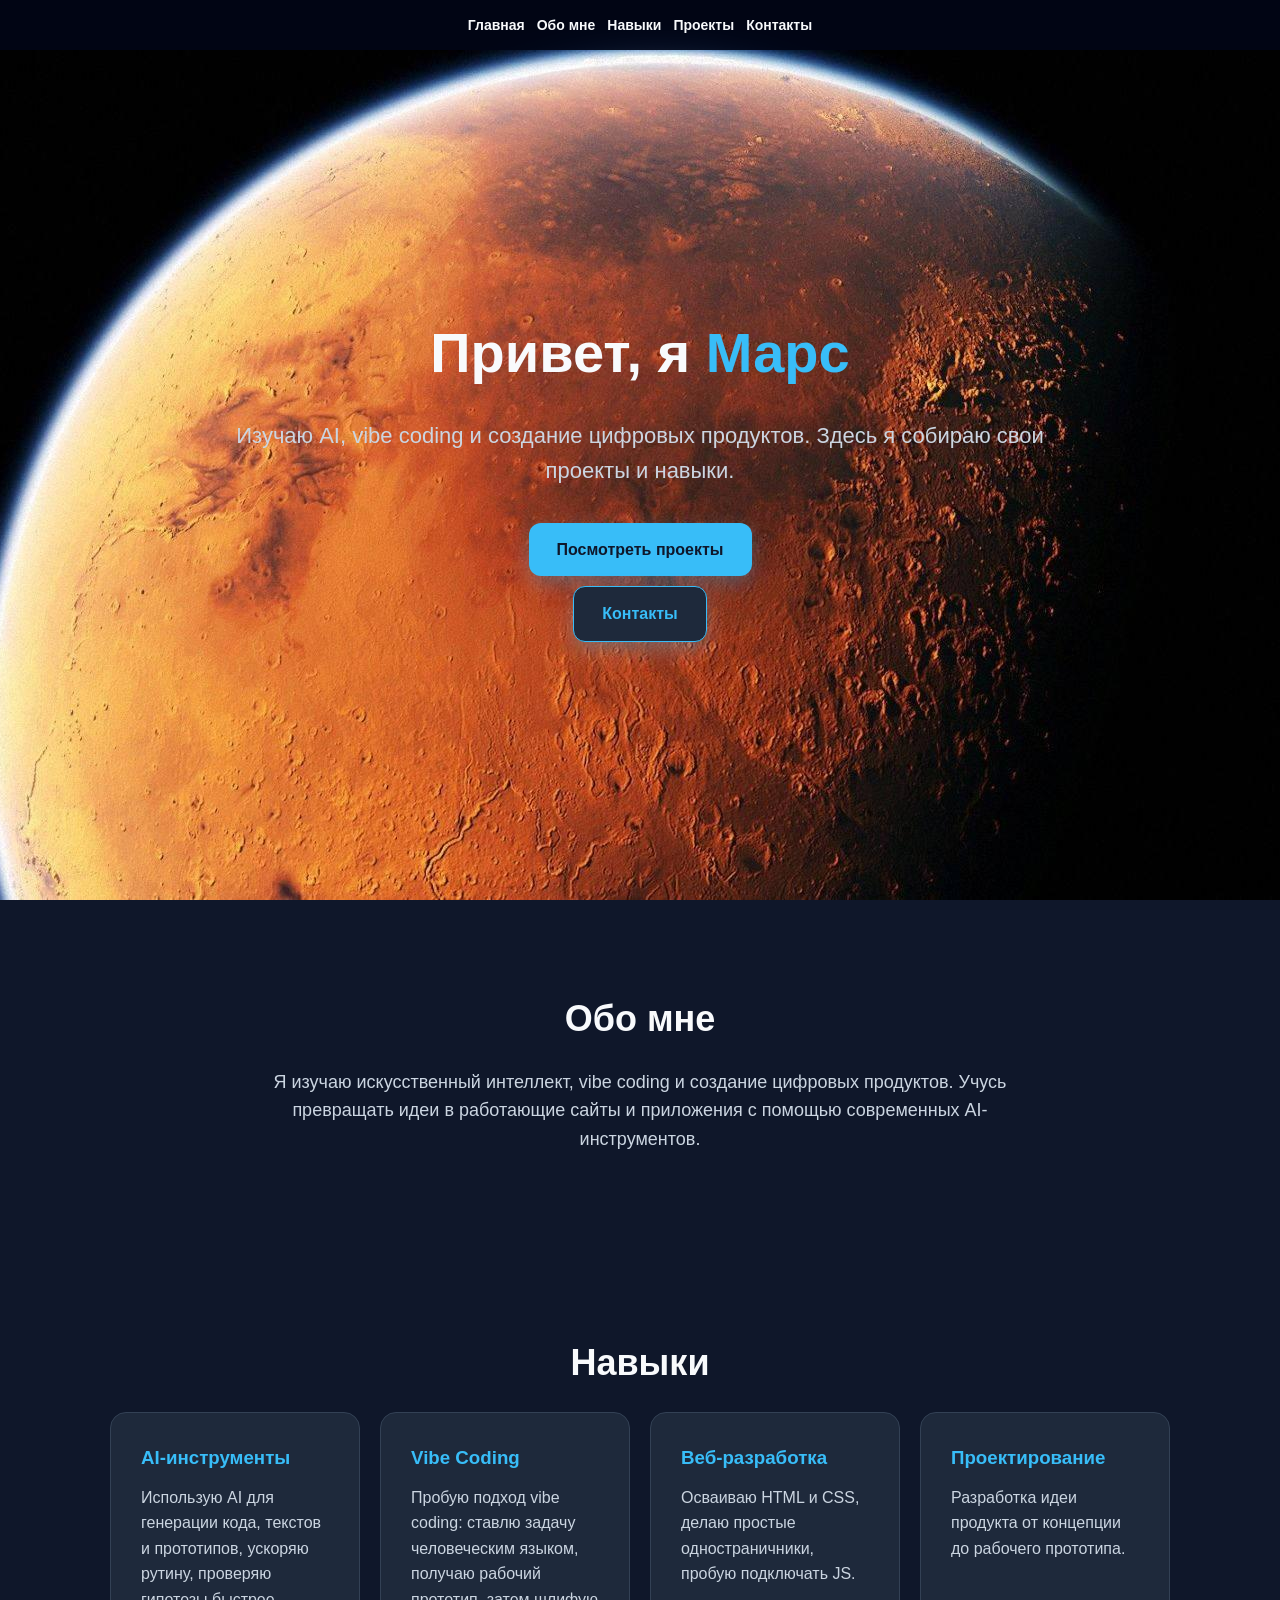
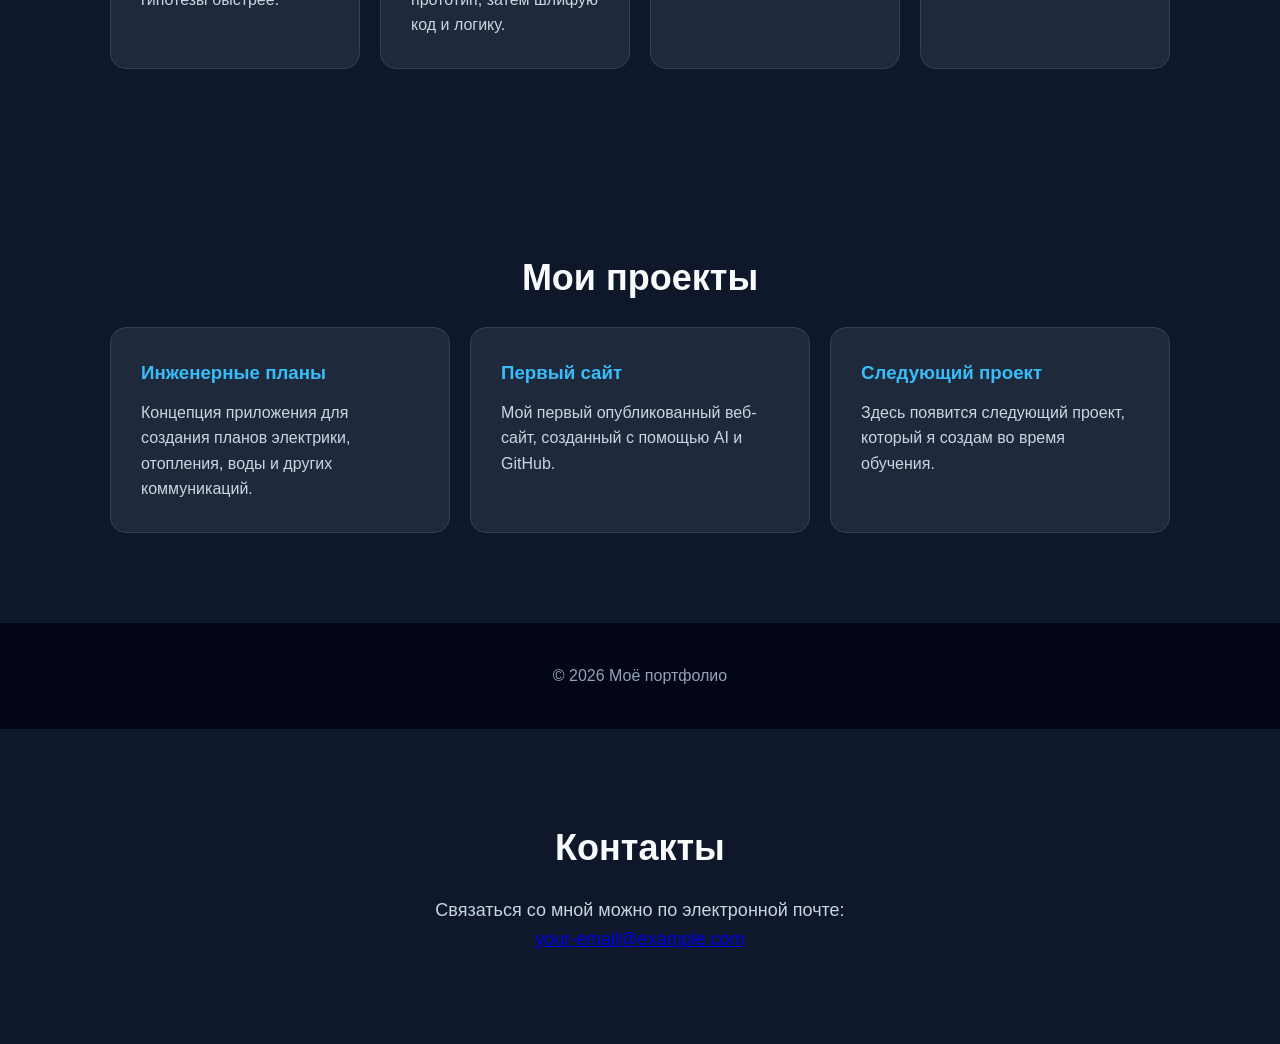
<file: index.html>
<!DOCTYPE html>
<html lang="ru">
<head>
  <meta charset="UTF-8">
  <meta name="viewport" content="width=device-width, initial-scale=1.0">
  <title>Моё портфолио</title>
  <link rel="stylesheet" href="style.css">
</head>

<body>
<nav>
  <a href="#home">Главная</a>
  <a href="#about">Обо мне</a>
  <a href="#skills">Навыки</a>
  <a href="#projects">Проекты</a>
  <a href="#contacts">Контакты</a>
</nav>
 <header id="home">
    <div class="hero">
      <h1>Привет, я <span>Марс</span></h1>

      <p>
        Изучаю AI, vibe coding и создание цифровых продуктов.
        Здесь я собираю свои проекты и навыки.
      </p>

      <a href="#projects" class="button">Посмотреть проекты</a>
      <a href="#contacts" class="button contacts-button">Контакты</a>
    </div>
  </header>
<section id="about">
  <h2>Обо мне</h2>
  <div class="about">
    <p>
      Я изучаю искусственный интеллект, vibe coding и создание
      цифровых продуктов. Учусь превращать идеи в работающие
      сайты и приложения с помощью современных AI-инструментов.
    </p>
  </div>
</section>
  
     

 <section id="skills">
    <h2>Навыки</h2>

    <div class="skills">
      <div class="card">
        <h3>AI-инструменты</h3>
        <p>Использую AI для генерации кода, текстов и прототипов, ускоряю рутину, проверяю гипотезы быстрее.</p>
      </div>

      <div class="card">
        <h3>Vibe Coding</h3>
        <p>Пробую подход vibe coding: ставлю задачу человеческим языком, получаю рабочий прототип, затем шлифую код и логику.</p>
      </div>

      <div class="card">
        <h3>Веб-разработка</h3>
        <p>Осваиваю HTML и CSS, делаю простые одностраничники, пробую подключать JS.</p>
      </div>

      <div class="card">
        <h3>Проектирование</h3>
        <p>Разработка идеи продукта от концепции до рабочего прототипа.</p>
      </div>
    </div>
  </section>

  <section id="projects">
    <h2>Мои проекты</h2>

    <div class="projects">

      <div class="card">
        <h3>Инженерные планы</h3>
        <p>
          Концепция приложения для создания планов
          электрики, отопления, воды и других коммуникаций.
        </p>
      </div>

      <div class="card">
        <h3>Первый сайт</h3>
        <p>
          Мой первый опубликованный веб-сайт,
          созданный с помощью AI и GitHub.
        </p>
      </div>

      <div class="card">
        <h3>Следующий проект</h3>
        <p>
          Здесь появится следующий проект,
          который я создам во время обучения.
        </p>
      </div>

    </div>
  </section>

  <footer>
    © 2026 Моё портфолио
  </footer> 
  <section id="contacts">
  <h2>Контакты</h2>
  <div class="about">
    <p>Связаться со мной можно по электронной почте:</p>
    <p>
      <a href="mailto:your-email@example.com">
        your-email@example.com
      </a>
    </p>
  </div>
</section>
<script src="script.js"></script>
</body>
</html>
</file>
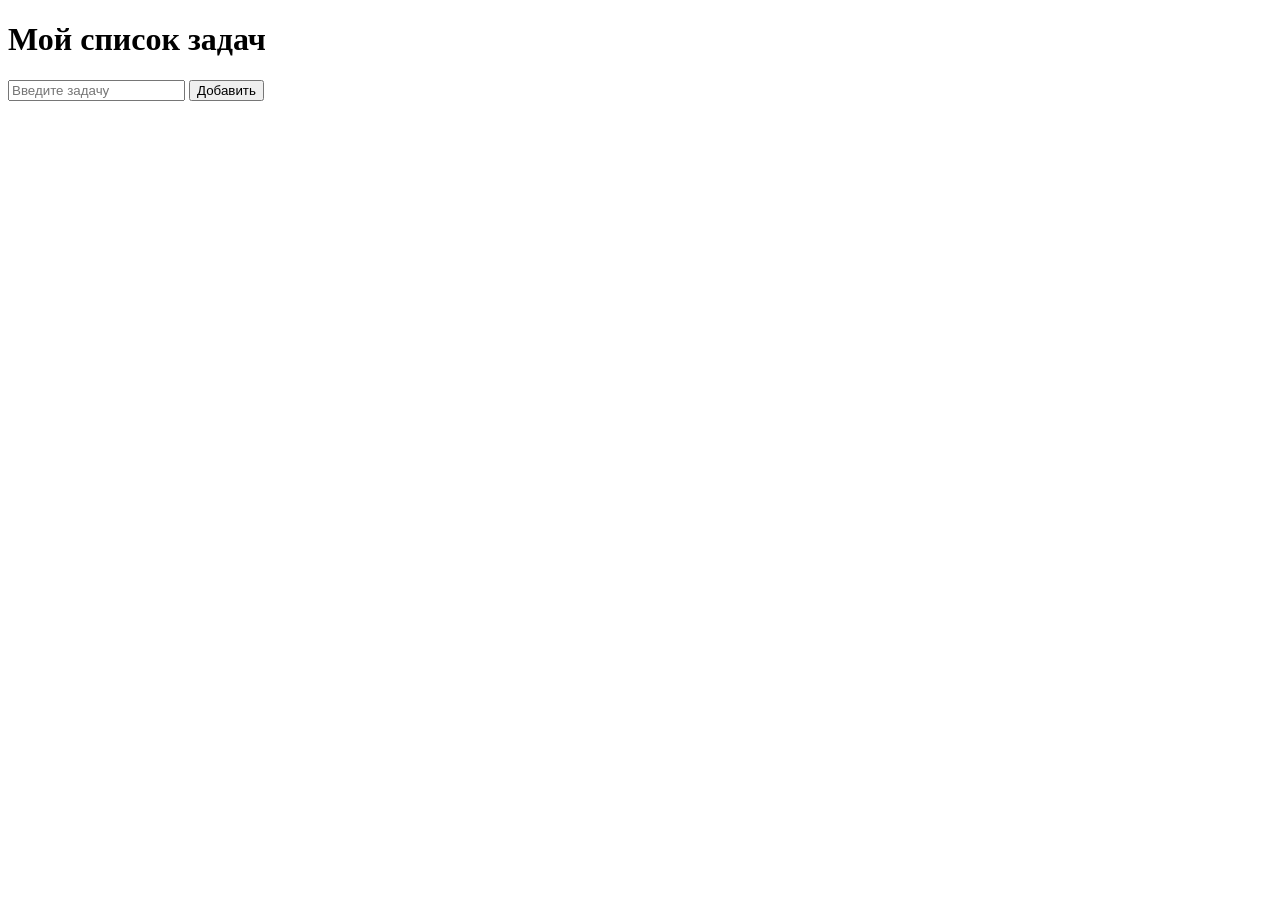
<file: todo.html>
<!DOCTYPE html>
<html lang="ru">
<head>
  <meta charset="UTF-8">
  <meta name="viewport" content="width=device-width, initial-scale=1.0">
  <title>Мой список задач</title>
</head>

<body>

  <h1>Мой список задач</h1>

  <input type="text" id="taskInput" placeholder="Введите задачу">
  <button id="addButton">Добавить</button>

  <ul id="taskList"></ul>
<script>
  const input = document.getElementById("taskInput");
  const button = document.getElementById("addButton");
  const list = document.getElementById("taskList");
function addTask(task) {
  const item = document.createElement("li");
  item.textContent = task;

  const deleteButton = document.createElement("button");
  deleteButton.textContent = "Удалить";

  deleteButton.addEventListener("click", function() {
    item.remove();
  });

  item.appendChild(deleteButton);
  list.appendChild(item);
}
  button.addEventListener("click", function() {
    const task = input.value.trim();

    if (task === "") return;

    const item = document.createElement("li");
    item.textContent = task;
item.addEventListener("click", function() {
  item.style.textDecoration = "line-through";
});
    addTask(task);
    input.value = "";
  });
</script>
  
</body>
</html>
</file>
<file: style.css>
html,
body {
  scroll-behavior: smooth;
}
* {
      box-sizing: border-box;
      margin: 0;
      padding: 0;
    }

    body {
      font-family: Arial, sans-serif;
      background: #0f172a;
      color: #f8fafc;
      line-height: 1.6;
    }
nav {
  position: fixed;
  top: 0;
  left: 0;
  width: 100%;
  background: rgba(2, 6, 23, 0.9);
  backdrop-filter: blur(8px);
  display: flex;
  justify-content: center;
  gap: 30px;
  padding: 18px 0;
  z-index: 1000;
}

nav a {
  color: #f8fafc;
  text-decoration: none;
  font-weight: bold;
  transition: color 0.3s ease;
}

nav a:hover {
  color: #38bdf8;
}
nav {
  position: fixed;
  top: 0;
  left: 0;
  width: 100%;
  background: rgba(2, 6, 23, 0.9);
  backdrop-filter: blur(8px);
  display: flex;
  justify-content: center;
  gap: 30px;
  padding: 18px 0;
  z-index: 1000;
}

nav a {
  color: #f8fafc;
  text-decoration: none;
  font-weight: bold;
  transition: color 0.3s ease;
}

nav a:hover {
  color: #38bdf8;
}
    header {
      min-height: 100vh;
      display: flex;
      align-items: center;
      justify-content: center;
      text-align: center;
      padding: 100px 20px 40px;
     background: url("mars.jpg") center/cover no-repeat;
    }

    .hero {
      max-width: 850px;
    }

    .hero h1 {
      font-size: 56px;
      margin-bottom: 20px;
    }

    .hero h1 span {
      color: #38bdf8;
    }

    .hero p {
      font-size: 22px;
      color: #cbd5e1;
      margin-bottom: 35px;
    }
nav {
  gap: 12px;
  padding: 14px 5px;
  flex-wrap: wrap;
}

nav a {
  font-size: 14px;
}
    .button {
  display: block;
  padding: 14px 28px;
  background: #38bdf8;
  color: #0f172a;
  text-decoration: none;
  border-radius: 12px;
  font-weight: bold;
  transition: all 0.3s ease;
  box-shadow: 0 8px 20px rgba(56, 189, 248, 0.3);
  display: block;
width: fit-content;
margin: 10px auto;        
}

.button:hover {
  transform: translateY(-3px);
  background: #67d4ff;
  box-shadow: 0 12px 28px rgba(56, 189, 248, 0.5);
}
   section {
      max-width: 1100px;
      margin: auto;
      padding: 90px 20px;
    }

    section h2 {
      font-size: 36px;
      margin-bottom: 20px;
      text-align: center;
    }

    .about {
      text-align: center;
      color: #cbd5e1;
      font-size: 18px;
      max-width: 750px;
      margin: auto;
    }

    .skills {
      display: grid;
      grid-template-columns: repeat(auto-fit, minmax(220px, 1fr));
      gap: 20px;
    }

    .card {
      background: #1e293b;
      padding: 30px;
      border-radius: 16px;
      border: 1px solid #334155;
      transition: 0.3s;
    }

    .card:hover {
      transform: translateY(-5px);
      border-color: #38bdf8;
    }

    .card h3 {
      margin-bottom: 12px;
      color: #38bdf8;
    }

    .card p {
      color: #cbd5e1;
    }

    .projects {
      display: grid;
      grid-template-columns: repeat(auto-fit, minmax(280px, 1fr));
      gap: 20px;
    }

    footer {
      text-align: center;
      padding: 40px 20px;
      background: #020617;
      color: #94a3b8;
    }

    @media (max-width: 600px) {
      .hero h1 {
        font-size: 40px;
      }

      .hero p {
        font-size: 18px;
      }
    }
.contacts-button {
  background: #1e293b;
  color: #38bdf8;
  border: 1px solid #38bdf8;
}
</file>
